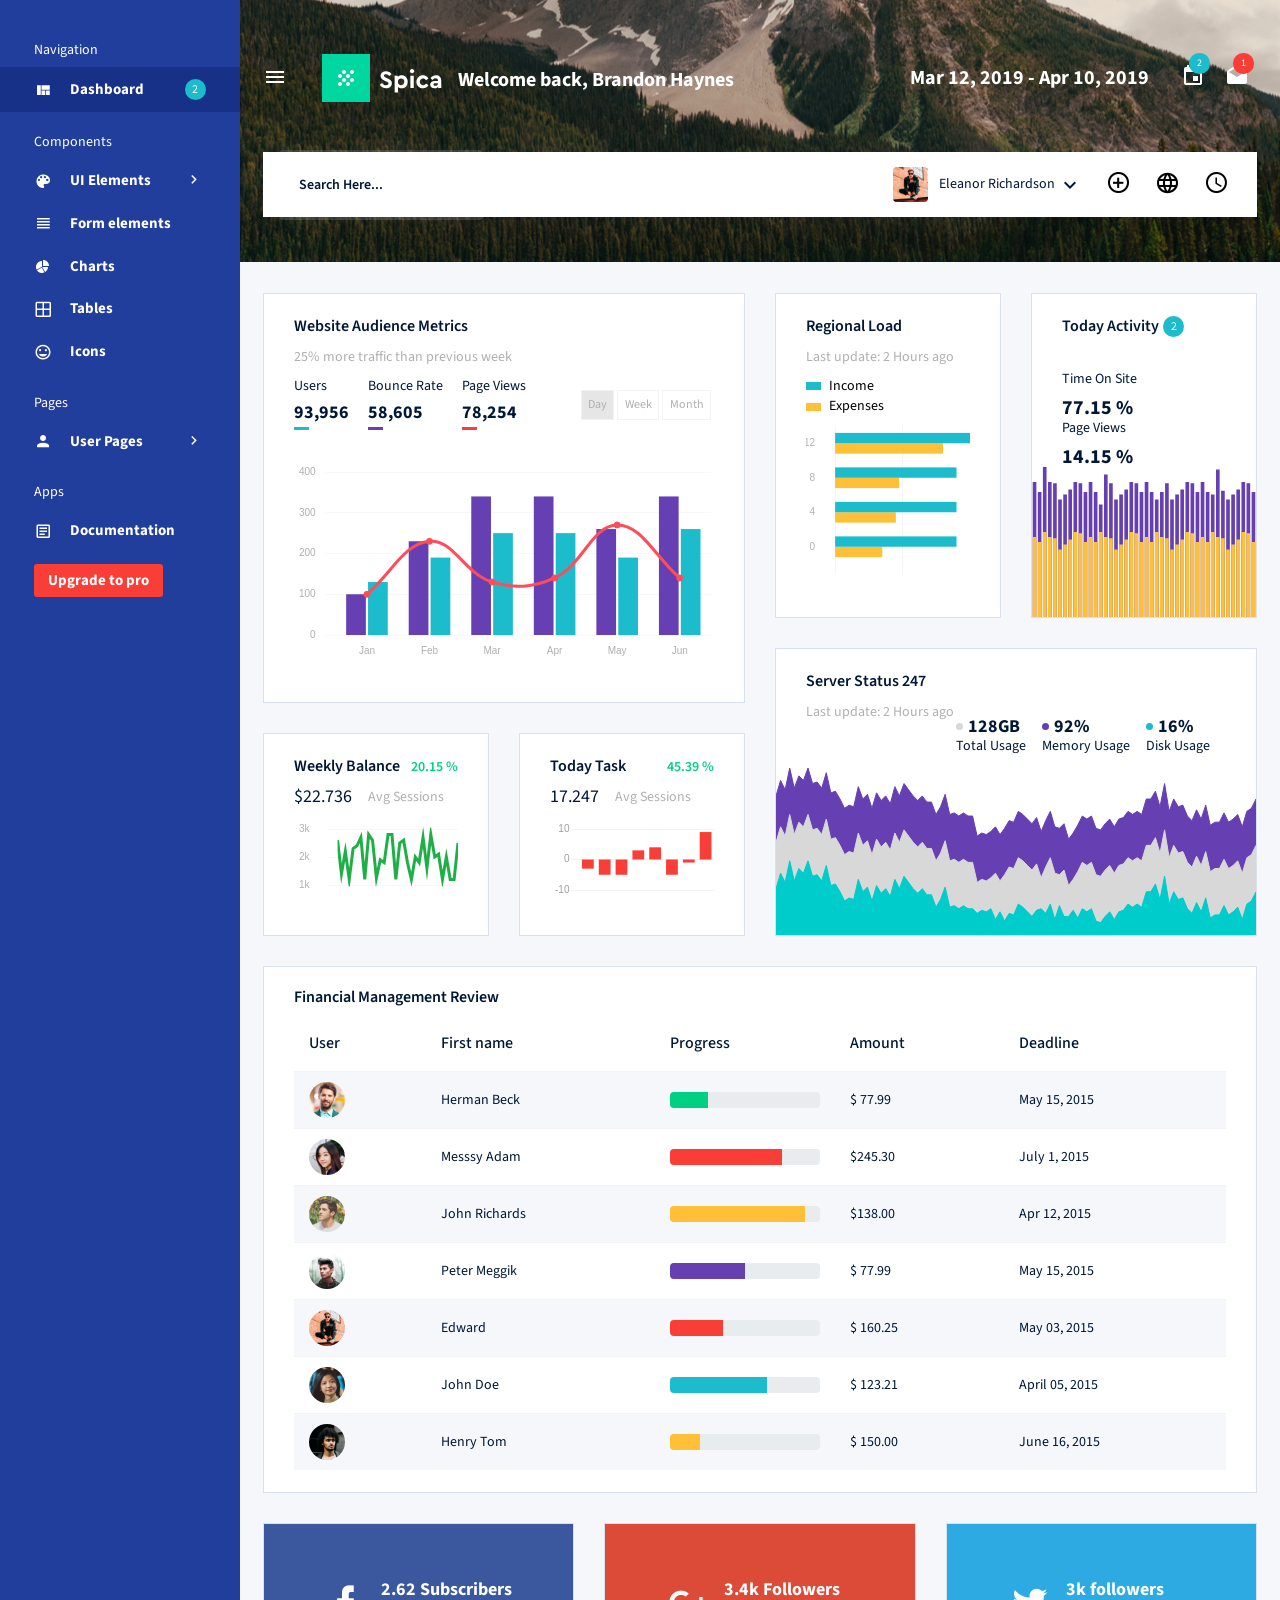
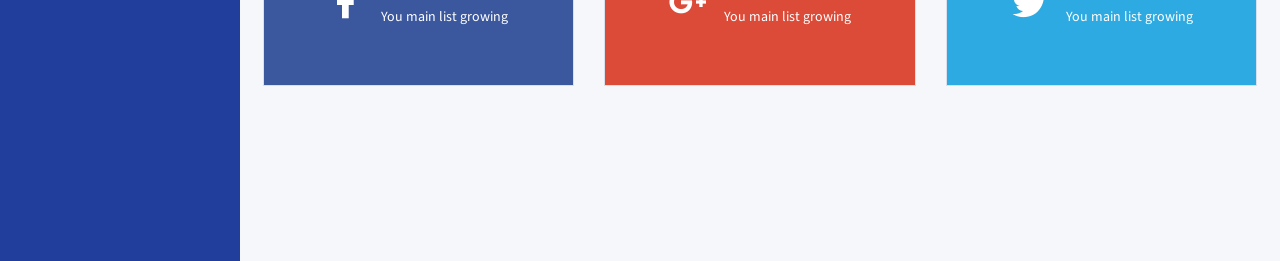
<file: templates/ubui_2_SpicaAdmin/index.html>
<!DOCTYPE html>
<html lang="en">

<head>
  <!-- Required meta tags -->
  <meta charset="utf-8">
  <meta name="viewport" content="width=device-width, initial-scale=1, shrink-to-fit=no">
  <title>Spica Admin</title>
  <!-- base:css -->
  <link rel="stylesheet" href="vendors/mdi/css/materialdesignicons.min.css">
  <link rel="stylesheet" href="vendors/css/vendor.bundle.base.css">
  <!-- endinject -->
  <!-- plugin css for this page -->
  <!-- End plugin css for this page -->
  <!-- inject:css -->
  <link rel="stylesheet" href="css/style.css">
  <!-- endinject -->
  <link rel="shortcut icon" href="images/favicon.png" />
</head>
<body>
  <div class="container-scroller d-flex">
    <!-- partial:./partials/_sidebar.html -->
    <nav class="sidebar sidebar-offcanvas" id="sidebar">
      <ul class="nav">
        <li class="nav-item sidebar-category">
          <p>Navigation</p>
          <span></span>
        </li>
        <li class="nav-item">
          <a class="nav-link" href="index.html">
            <i class="mdi mdi-view-quilt menu-icon"></i>
            <span class="menu-title">Dashboard</span>
            <div class="badge badge-info badge-pill">2</div>
          </a>
        </li>
        <li class="nav-item sidebar-category">
          <p>Components</p>
          <span></span>
        </li>
        <li class="nav-item">
          <a class="nav-link" data-toggle="collapse" href="#ui-basic" aria-expanded="false" aria-controls="ui-basic">
            <i class="mdi mdi-palette menu-icon"></i>
            <span class="menu-title">UI Elements</span>
            <i class="menu-arrow"></i>
          </a>
          <div class="collapse" id="ui-basic">
            <ul class="nav flex-column sub-menu">
              <li class="nav-item"> <a class="nav-link" href="pages/ui-features/buttons.html">Buttons</a></li>
              <li class="nav-item"> <a class="nav-link" href="pages/ui-features/typography.html">Typography</a></li>
            </ul>
          </div>
        </li>
        <li class="nav-item">
          <a class="nav-link" href="pages/forms/basic_elements.html">
            <i class="mdi mdi-view-headline menu-icon"></i>
            <span class="menu-title">Form elements</span>
          </a>
        </li>
        <li class="nav-item">
          <a class="nav-link" href="pages/charts/chartjs.html">
            <i class="mdi mdi-chart-pie menu-icon"></i>
            <span class="menu-title">Charts</span>
          </a>
        </li>
        <li class="nav-item">
          <a class="nav-link" href="pages/tables/basic-table.html">
            <i class="mdi mdi-grid-large menu-icon"></i>
            <span class="menu-title">Tables</span>
          </a>
        </li>
        <li class="nav-item">
          <a class="nav-link" href="pages/icons/mdi.html">
            <i class="mdi mdi-emoticon menu-icon"></i>
            <span class="menu-title">Icons</span>
          </a>
        </li>
        <li class="nav-item sidebar-category">
          <p>Pages</p>
          <span></span>
        </li>
        <li class="nav-item">
          <a class="nav-link" data-toggle="collapse" href="#auth" aria-expanded="false" aria-controls="auth">
            <i class="mdi mdi-account menu-icon"></i>
            <span class="menu-title">User Pages</span>
            <i class="menu-arrow"></i>
          </a>
          <div class="collapse" id="auth">
            <ul class="nav flex-column sub-menu">
              <li class="nav-item"> <a class="nav-link" href="pages/samples/login.html"> Login </a></li>
              <li class="nav-item"> <a class="nav-link" href="pages/samples/login-2.html"> Login 2 </a></li>
              <li class="nav-item"> <a class="nav-link" href="pages/samples/register.html"> Register </a></li>
              <li class="nav-item"> <a class="nav-link" href="pages/samples/register-2.html"> Register 2 </a></li>
              <li class="nav-item"> <a class="nav-link" href="pages/samples/lock-screen.html"> Lockscreen </a></li>
            </ul>
          </div>
        </li>
        <li class="nav-item sidebar-category">
          <p>Apps</p>
          <span></span>
        </li>
        <li class="nav-item">
          <a class="nav-link" href="docs/documentation.html">
            <i class="mdi mdi-file-document-box-outline menu-icon"></i>
            <span class="menu-title">Documentation</span>
          </a>
        </li>
        <li class="nav-item">
          <a class="nav-link" href="#">
            <button class="btn bg-danger btn-sm menu-title">Upgrade to pro</button>
          </a>
        </li>
      </ul>
    </nav>
    <!-- partial -->
    <div class="container-fluid page-body-wrapper">
      <!-- partial:./partials/_navbar.html -->
      <nav class="navbar col-lg-12 col-12 px-0 py-0 py-lg-4 d-flex flex-row">
        <div class="navbar-menu-wrapper d-flex align-items-center justify-content-end">
          <button class="navbar-toggler navbar-toggler align-self-center" type="button" data-toggle="minimize">
            <span class="mdi mdi-menu"></span>
          </button>
          <div class="navbar-brand-wrapper">
            <a class="navbar-brand brand-logo" href="index.html"><img src="images/logo.svg" alt="logo"/></a>
            <a class="navbar-brand brand-logo-mini" href="index.html"><img src="images/logo-mini.svg" alt="logo"/></a>
          </div>
          <h4 class="font-weight-bold mb-0 d-none d-md-block mt-1">Welcome back, Brandon Haynes</h4>
          <ul class="navbar-nav navbar-nav-right">
            <li class="nav-item">
              <h4 class="mb-0 font-weight-bold d-none d-xl-block">Mar 12, 2019 - Apr 10, 2019</h4>
            </li>
            <li class="nav-item dropdown mr-1">
              <a class="nav-link count-indicator dropdown-toggle d-flex justify-content-center align-items-center" id="messageDropdown" href="#" data-toggle="dropdown">
                <i class="mdi mdi-calendar mx-0"></i>
                <span class="count bg-info">2</span>
              </a>
              <div class="dropdown-menu dropdown-menu-right navbar-dropdown preview-list" aria-labelledby="messageDropdown">
                <p class="mb-0 font-weight-normal float-left dropdown-header">Messages</p>
                <a class="dropdown-item preview-item">
                  <div class="preview-thumbnail">
                      <img src="images/faces/face4.jpg" alt="image" class="profile-pic">
                  </div>
                  <div class="preview-item-content flex-grow">
                    <h6 class="preview-subject ellipsis font-weight-normal">David Grey
                    </h6>
                    <p class="font-weight-light small-text text-muted mb-0">
                      The meeting is cancelled
                    </p>
                  </div>
                </a>
                <a class="dropdown-item preview-item">
                  <div class="preview-thumbnail">
                      <img src="images/faces/face2.jpg" alt="image" class="profile-pic">
                  </div>
                  <div class="preview-item-content flex-grow">
                    <h6 class="preview-subject ellipsis font-weight-normal">Tim Cook
                    </h6>
                    <p class="font-weight-light small-text text-muted mb-0">
                      New product launch
                    </p>
                  </div>
                </a>
                <a class="dropdown-item preview-item">
                  <div class="preview-thumbnail">
                      <img src="images/faces/face3.jpg" alt="image" class="profile-pic">
                  </div>
                  <div class="preview-item-content flex-grow">
                    <h6 class="preview-subject ellipsis font-weight-normal"> Johnson
                    </h6>
                    <p class="font-weight-light small-text text-muted mb-0">
                      Upcoming board meeting
                    </p>
                  </div>
                </a>
              </div>
            </li>
            <li class="nav-item dropdown mr-2">
              <a class="nav-link count-indicator dropdown-toggle d-flex align-items-center justify-content-center" id="notificationDropdown" href="#" data-toggle="dropdown">
                <i class="mdi mdi-email-open mx-0"></i>
                <span class="count bg-danger">1</span>
              </a>
              <div class="dropdown-menu dropdown-menu-right navbar-dropdown preview-list" aria-labelledby="notificationDropdown">
                <p class="mb-0 font-weight-normal float-left dropdown-header">Notifications</p>
                <a class="dropdown-item preview-item">
                  <div class="preview-thumbnail">
                    <div class="preview-icon bg-success">
                      <i class="mdi mdi-information mx-0"></i>
                    </div>
                  </div>
                  <div class="preview-item-content">
                    <h6 class="preview-subject font-weight-normal">Application Error</h6>
                    <p class="font-weight-light small-text mb-0 text-muted">
                      Just now
                    </p>
                  </div>
                </a>
                <a class="dropdown-item preview-item">
                  <div class="preview-thumbnail">
                    <div class="preview-icon bg-warning">
                      <i class="mdi mdi-settings mx-0"></i>
                    </div>
                  </div>
                  <div class="preview-item-content">
                    <h6 class="preview-subject font-weight-normal">Settings</h6>
                    <p class="font-weight-light small-text mb-0 text-muted">
                      Private message
                    </p>
                  </div>
                </a>
                <a class="dropdown-item preview-item">
                  <div class="preview-thumbnail">
                    <div class="preview-icon bg-info">
                      <i class="mdi mdi-account-box mx-0"></i>
                    </div>
                  </div>
                  <div class="preview-item-content">
                    <h6 class="preview-subject font-weight-normal">New user registration</h6>
                    <p class="font-weight-light small-text mb-0 text-muted">
                      2 days ago
                    </p>
                  </div>
                </a>
              </div>
            </li>
          </ul>
          <button class="navbar-toggler navbar-toggler-right d-lg-none align-self-center" type="button" data-toggle="offcanvas">
            <span class="mdi mdi-menu"></span>
          </button>
        </div>
        <div class="navbar-menu-wrapper navbar-search-wrapper d-none d-lg-flex align-items-center">
          <ul class="navbar-nav mr-lg-2">
            <li class="nav-item nav-search d-none d-lg-block">
              <div class="input-group">
                <input type="text" class="form-control" placeholder="Search Here..." aria-label="search" aria-describedby="search">
              </div>
            </li>
          </ul>
          <ul class="navbar-nav navbar-nav-right">
            <li class="nav-item nav-profile dropdown">
              <a class="nav-link dropdown-toggle" href="#" data-toggle="dropdown" id="profileDropdown">
                <img src="images/faces/face5.jpg" alt="profile"/>
                <span class="nav-profile-name">Eleanor Richardson</span>
              </a>
              <div class="dropdown-menu dropdown-menu-right navbar-dropdown" aria-labelledby="profileDropdown">
                <a class="dropdown-item">
                  <i class="mdi mdi-settings text-primary"></i>
                  Settings
                </a>
                <a class="dropdown-item">
                  <i class="mdi mdi-logout text-primary"></i>
                  Logout
                </a>
              </div>
            </li>
            <li class="nav-item">
              <a href="#" class="nav-link icon-link">
                <i class="mdi mdi-plus-circle-outline"></i>
              </a>
            </li>
            <li class="nav-item">
              <a href="#" class="nav-link icon-link">
                <i class="mdi mdi-web"></i>
              </a>
            </li>
            <li class="nav-item">
              <a href="#" class="nav-link icon-link">
                <i class="mdi mdi-clock-outline"></i>
              </a>
            </li>
          </ul>
        </div>
      </nav>
      <!-- partial -->
      <div class="main-panel">
        <div class="content-wrapper">
          <div class="row">
            <div class="col-12 col-xl-6 grid-margin stretch-card">
              <div class="row w-100 flex-grow">
                <div class="col-md-12 grid-margin stretch-card">
                  <div class="card">
                    <div class="card-body">
                      <p class="card-title">Website Audience Metrics</p>
                      <p class="text-muted">25% more traffic than previous week</p>
                      <div class="row mb-3">
                        <div class="col-md-7">
                          <div class="d-flex justify-content-between traffic-status">
                            <div class="item">
                              <p class="mb-">Users</p>
                              <h5 class="font-weight-bold mb-0">93,956</h5>
                              <div class="color-border"></div>
                            </div>
                            <div class="item">
                              <p class="mb-">Bounce Rate</p>
                              <h5 class="font-weight-bold mb-0">58,605</h5>
                              <div class="color-border"></div>
                            </div>
                            <div class="item">
                              <p class="mb-">Page Views</p>
                              <h5 class="font-weight-bold mb-0">78,254</h5>
                              <div class="color-border"></div>
                            </div>
                          </div>
                        </div>
                        <div class="col-md-5">
                          <ul class="nav nav-pills nav-pills-custom justify-content-md-end" id="pills-tab-custom"
                            role="tablist">
                            <li class="nav-item">
                              <a class="nav-link active" id="pills-home-tab-custom" data-toggle="pill"
                                href="#pills-health" role="tab" aria-controls="pills-home" aria-selected="true">
                                Day
                              </a>
                            </li>
                            <li class="nav-item">
                              <a class="nav-link" id="pills-profile-tab-custom" data-toggle="pill" href="#pills-career"
                                role="tab" aria-controls="pills-profile" aria-selected="false">
                                Week
                              </a>
                            </li>
                            <li class="nav-item">
                              <a class="nav-link" id="pills-contact-tab-custom" data-toggle="pill" href="#pills-music"
                                role="tab" aria-controls="pills-contact" aria-selected="false">
                                Month
                              </a>
                            </li>
                          </ul>
                        </div>
                      </div>
                      <canvas id="audience-chart"></canvas>
                    </div>
                  </div>
                </div>
                <div class="col-md-6 stretch-card">
                  <div class="card">
                    <div class="card-body">
                      <div class="d-flex align-items-center justify-content-between flex-wrap">
                        <p class="card-title">Weekly Balance</p>
                        <p class="text-success font-weight-medium">20.15 %</p>
                      </div>
                      <div class="d-flex align-items-center flex-wrap mb-3">
                        <h5 class="font-weight-normal mb-0 mb-md-1 mb-lg-0 mr-3">$22.736</h5>
                        <p class="text-muted mb-0">Avg Sessions</p>
                      </div>
                      <canvas id="balance-chart" height="130"></canvas>
                    </div>
                  </div>
                </div>
                <div class="col-md-6 stretch-card">
                  <div class="card">
                    <div class="card-body">
                      <div class="d-flex align-items-center justify-content-between flex-wrap">
                        <p class="card-title">Today Task</p>
                        <p class="text-success font-weight-medium">45.39 %</p>
                      </div>
                      <div class="d-flex align-items-center flex-wrap mb-3">
                        <h5 class="font-weight-normal mb-0 mb-md-1 mb-lg-0 mr-3">17.247</h5>
                        <p class="text-muted mb-0">Avg Sessions</p>
                      </div>
                      <canvas id="task-chart" height="130"></canvas>
                    </div>
                  </div>
                </div>
              </div>
            </div>
            <div class="col-12 col-xl-6 grid-margin stretch-card">
              <div class="row w-100 flex-grow">
                <div class="col-md-6 grid-margin stretch-card">
                  <div class="card">
                    <div class="card-body">
                      <p class="card-title">Regional Load</p>
                      <p class="text-muted">Last update: 2 Hours ago</p>
                      <div class="regional-chart-legend d-flex align-items-center flex-wrap mb-1"
                        id="regional-chart-legend"></div>
                      <canvas height="280" id="regional-chart"></canvas>
                    </div>
                  </div>
                </div>
                <div class="col-md-6 grid-margin stretch-card">
                  <div class="card">
                    <div class="card-body pb-0">
                      <div class="d-flex align-items-center mb-4">
                        <p class="card-title mb-0 mr-1">Today activity</p>
                        <div class="badge badge-info badge-pill">2</div>
                      </div>
                      <div class="d-flex flex-wrap pt-2">
                        <div class="mr-4 mb-lg-2 mb-xl-0">
                          <p>Time On Site</p>
                          <h4 class="font-weight-bold mb-0">77.15 %</h4>
                        </div>
                        <div>
                          <p>Page Views</p>
                          <h4 class="font-weight-bold mb-0">14.15 %</h4>
                        </div>
                      </div>
                    </div>
                    <canvas height="150" id="activity-chart"></canvas>
                  </div>
                </div>
                <div class="col-md-12 stretch-card">
                  <div class="card">
                    <div class="card-body pb-0">
                      <p class="card-title">Server Status 247</p>
                      <div class="d-flex justify-content-between flex-wrap">
                        <p class="text-muted">Last update: 2 Hours ago</p>
                        <div class="d-flex align-items-center flex-wrap server-status-legend mt-3 mb-3 mb-md-0">
                          <div class="item mr-3">
                            <div class="d-flex align-items-center">
                              <div class="color-bullet"></div>
                              <h5 class="font-weight-bold mb-0">128GB</h5>
                            </div>
                            <p class="mb-">Total Usage</p>
                          </div>
                          <div class="item mr-3">
                            <div class="d-flex align-items-center">
                              <div class="color-bullet"></div>
                              <h5 class="font-weight-bold mb-0">92%</h5>
                            </div>
                            <p class="mb-">Memory Usage</p>
                          </div>
                          <div class="item mr-3">
                            <div class="d-flex align-items-center">
                              <div class="color-bullet"></div>
                              <h5 class="font-weight-bold mb-0">16%</h5>
                            </div>
                            <p class="mb-">Disk Usage</p>
                          </div>
                        </div>
                      </div>
                    </div>
                    <canvas height="170" id="status-chart"></canvas>
                  </div>
                </div>
              </div>
            </div>
          </div>
          <div class="row">
            <div class="col-lg-12 grid-margin stretch-card">
              <div class="card">
                <div class="card-body">
                  <h4 class="card-title">Financial management review</h4>
                  <div class="table-responsive">
                    <table class="table table-striped">
                      <thead>
                        <tr>
                          <th>
                            User
                          </th>
                          <th>
                            First name
                          </th>
                          <th>
                            Progress
                          </th>
                          <th>
                            Amount
                          </th>
                          <th>
                            Deadline
                          </th>
                        </tr>
                      </thead>
                      <tbody>
                        <tr>
                          <td class="py-1">
                            <img src="images/faces/face1.jpg" alt="image"/>
                          </td>
                          <td>
                            Herman Beck
                          </td>
                          <td>
                            <div class="progress">
                              <div class="progress-bar bg-success" role="progressbar" style="width: 25%" aria-valuenow="25" aria-valuemin="0" aria-valuemax="100"></div>
                            </div>
                          </td>
                          <td>
                            $ 77.99
                          </td>
                          <td>
                            May 15, 2015
                          </td>
                        </tr>
                        <tr>
                          <td class="py-1">
                            <img src="images/faces/face2.jpg" alt="image"/>
                          </td>
                          <td>
                            Messsy Adam
                          </td>
                          <td>
                            <div class="progress">
                              <div class="progress-bar bg-danger" role="progressbar" style="width: 75%" aria-valuenow="75" aria-valuemin="0" aria-valuemax="100"></div>
                            </div>
                          </td>
                          <td>
                            $245.30
                          </td>
                          <td>
                            July 1, 2015
                          </td>
                        </tr>
                        <tr>
                          <td class="py-1">
                            <img src="images/faces/face3.jpg" alt="image"/>
                          </td>
                          <td>
                            John Richards
                          </td>
                          <td>
                            <div class="progress">
                              <div class="progress-bar bg-warning" role="progressbar" style="width: 90%" aria-valuenow="90" aria-valuemin="0" aria-valuemax="100"></div>
                            </div>
                          </td>
                          <td>
                            $138.00
                          </td>
                          <td>
                            Apr 12, 2015
                          </td>
                        </tr>
                        <tr>
                          <td class="py-1">
                            <img src="images/faces/face4.jpg" alt="image"/>
                          </td>
                          <td>
                            Peter Meggik
                          </td>
                          <td>
                            <div class="progress">
                              <div class="progress-bar bg-primary" role="progressbar" style="width: 50%" aria-valuenow="50" aria-valuemin="0" aria-valuemax="100"></div>
                            </div>
                          </td>
                          <td>
                            $ 77.99
                          </td>
                          <td>
                            May 15, 2015
                          </td>
                        </tr>
                        <tr>
                          <td class="py-1">
                            <img src="images/faces/face5.jpg" alt="image"/>
                          </td>
                          <td>
                            Edward
                          </td>
                          <td>
                            <div class="progress">
                              <div class="progress-bar bg-danger" role="progressbar" style="width: 35%" aria-valuenow="35" aria-valuemin="0" aria-valuemax="100"></div>
                            </div>
                          </td>
                          <td>
                            $ 160.25
                          </td>
                          <td>
                            May 03, 2015
                          </td>
                        </tr>
                        <tr>
                          <td class="py-1">
                            <img src="images/faces/face6.jpg" alt="image"/>
                          </td>
                          <td>
                            John Doe
                          </td>
                          <td>
                            <div class="progress">
                              <div class="progress-bar bg-info" role="progressbar" style="width: 65%" aria-valuenow="65" aria-valuemin="0" aria-valuemax="100"></div>
                            </div>
                          </td>
                          <td>
                            $ 123.21
                          </td>
                          <td>
                            April 05, 2015
                          </td>
                        </tr>
                        <tr>
                          <td class="py-1">
                            <img src="images/faces/face7.jpg" alt="image"/>
                          </td>
                          <td>
                            Henry Tom
                          </td>
                          <td>
                            <div class="progress">
                              <div class="progress-bar bg-warning" role="progressbar" style="width: 20%" aria-valuenow="20" aria-valuemin="0" aria-valuemax="100"></div>
                            </div>
                          </td>
                          <td>
                            $ 150.00
                          </td>
                          <td>
                            June 16, 2015
                          </td>
                        </tr>
                      </tbody>
                    </table>
                  </div>
                </div>
              </div>
            </div>
          </div>
          <!-- row end -->
          <div class="row">
            <div class="col-md-4 grid-margin stretch-card">
              <div class="card bg-facebook d-flex align-items-center">
                <div class="card-body py-5">
                  <div
                    class="d-flex flex-row align-items-center flex-wrap justify-content-md-center justify-content-xl-start py-1">
                    <i class="mdi mdi-facebook text-white icon-lg"></i>
                    <div class="ml-3 ml-md-0 ml-xl-3">
                      <h5 class="text-white font-weight-bold">2.62 Subscribers</h5>
                      <p class="mt-2 text-white card-text">You main list growing</p>
                    </div>
                  </div>
                </div>
              </div>
            </div>
            <div class="col-md-4 grid-margin stretch-card">
              <div class="card bg-google d-flex align-items-center">
                <div class="card-body py-5">
                  <div
                    class="d-flex flex-row align-items-center flex-wrap justify-content-md-center justify-content-xl-start py-1">
                    <i class="mdi mdi-google-plus text-white icon-lg"></i>
                    <div class="ml-3 ml-md-0 ml-xl-3">
                      <h5 class="text-white font-weight-bold">3.4k Followers</h5>
                      <p class="mt-2 text-white card-text">You main list growing</p>
                    </div>
                  </div>
                </div>
              </div>
            </div>
            <div class="col-md-4 grid-margin stretch-card">
              <div class="card bg-twitter d-flex align-items-center">
                <div class="card-body py-5">
                  <div
                    class="d-flex flex-row align-items-center flex-wrap justify-content-md-center justify-content-xl-start py-1">
                    <i class="mdi mdi-twitter text-white icon-lg"></i>
                    <div class="ml-3 ml-md-0 ml-xl-3">
                      <h5 class="text-white font-weight-bold">3k followers</h5>
                      <p class="mt-2 text-white card-text">You main list growing</p>
                    </div>
                  </div>
                </div>
              </div>
            </div>
          </div>
          <!-- row end -->
        </div>
        <!-- content-wrapper ends -->
        <!-- partial:./partials/_footer.html -->
        <footer class="footer">
          <div class="card">
            <div class="card-body">
              <div class="d-sm-flex justify-content-center justify-content-sm-between py-2">
                <p class="text-center text-sm-left d-block d-sm-inline-block mb-0">Copyright © 2019 Urbanui. All rights reserved.</p>
                <p class="float-none float-sm-right d-block mt-1 mt-sm-0 text-center mb-0">More Templates <a href="http://www.cssmoban.com/" target="_blank" title="模板之家">模板之家</a> - Collect from <a href="http://www.cssmoban.com/" title="网页模板" target="_blank">网页模板</a></p>
              </div>
            </div>
          </div>
        </footer>
        <!-- partial -->
      </div>
      <!-- main-panel ends -->
    </div>
    <!-- page-body-wrapper ends -->
  </div>
  <!-- container-scroller -->

  <!-- base:js -->
  <script src="vendors/js/vendor.bundle.base.js"></script>
  <!-- endinject -->
  <!-- Plugin js for this page-->
  <script src="vendors/chart.js/Chart.min.js"></script>
  <!-- End plugin js for this page-->
  <!-- inject:js -->
  <script src="js/off-canvas.js"></script>
  <script src="js/hoverable-collapse.js"></script>
  <script src="js/template.js"></script>
  <!-- endinject -->
  <!-- plugin js for this page -->
  <!-- End plugin js for this page -->
  <!-- Custom js for this page-->
  <script src="js/dashboard.js"></script>
  <!-- End custom js for this page-->
</body>

</html>
</file>
<file: templates/ubui_2_SpicaAdmin/vendors/css/vendor.bundle.base.css>
/*
 * Container style
 */
.ps {
  overflow: hidden !important;
  overflow-anchor: none;
  -ms-overflow-style: none;
  touch-action: auto;
  -ms-touch-action: auto;
}

/*
 * Scrollbar rail styles
 */
.ps__rail-x {
  display: none;
  opacity: 0;
  transition: background-color .2s linear, opacity .2s linear;
  -webkit-transition: background-color .2s linear, opacity .2s linear;
  height: 15px;
  /* there must be 'bottom' or 'top' for ps__rail-x */
  bottom: 0px;
  /* please don't change 'position' */
  position: absolute;
}

.ps__rail-y {
  display: none;
  opacity: 0;
  transition: background-color .2s linear, opacity .2s linear;
  -webkit-transition: background-color .2s linear, opacity .2s linear;
  width: 15px;
  /* there must be 'right' or 'left' for ps__rail-y */
  right: 0;
  /* please don't change 'position' */
  position: absolute;
}

.ps--active-x > .ps__rail-x,
.ps--active-y > .ps__rail-y {
  display: block;
  background-color: transparent;
}

.ps:hover > .ps__rail-x,
.ps:hover > .ps__rail-y,
.ps--focus > .ps__rail-x,
.ps--focus > .ps__rail-y,
.ps--scrolling-x > .ps__rail-x,
.ps--scrolling-y > .ps__rail-y {
  opacity: 0.6;
}

.ps__rail-x:hover,
.ps__rail-y:hover,
.ps__rail-x:focus,
.ps__rail-y:focus {
  background-color: #eee;
  opacity: 0.9;
}

/*
 * Scrollbar thumb styles
 */
.ps__thumb-x {
  background-color: #aaa;
  border-radius: 6px;
  transition: background-color .2s linear, height .2s ease-in-out;
  -webkit-transition: background-color .2s linear, height .2s ease-in-out;
  height: 6px;
  /* there must be 'bottom' for ps__thumb-x */
  bottom: 2px;
  /* please don't change 'position' */
  position: absolute;
}

.ps__thumb-y {
  background-color: #aaa;
  border-radius: 6px;
  transition: background-color .2s linear, width .2s ease-in-out;
  -webkit-transition: background-color .2s linear, width .2s ease-in-out;
  width: 6px;
  /* there must be 'right' for ps__thumb-y */
  right: 2px;
  /* please don't change 'position' */
  position: absolute;
}

.ps__rail-x:hover > .ps__thumb-x,
.ps__rail-x:focus > .ps__thumb-x {
  background-color: #999;
  height: 11px;
}

.ps__rail-y:hover > .ps__thumb-y,
.ps__rail-y:focus > .ps__thumb-y {
  background-color: #999;
  width: 11px;
}

/* MS supports */
@supports (-ms-overflow-style: none) {
  .ps {
    overflow: auto !important;
  }
}

@media screen and (-ms-high-contrast: active), (-ms-high-contrast: none) {
  .ps {
    overflow: auto !important;
  }
}
</file>
